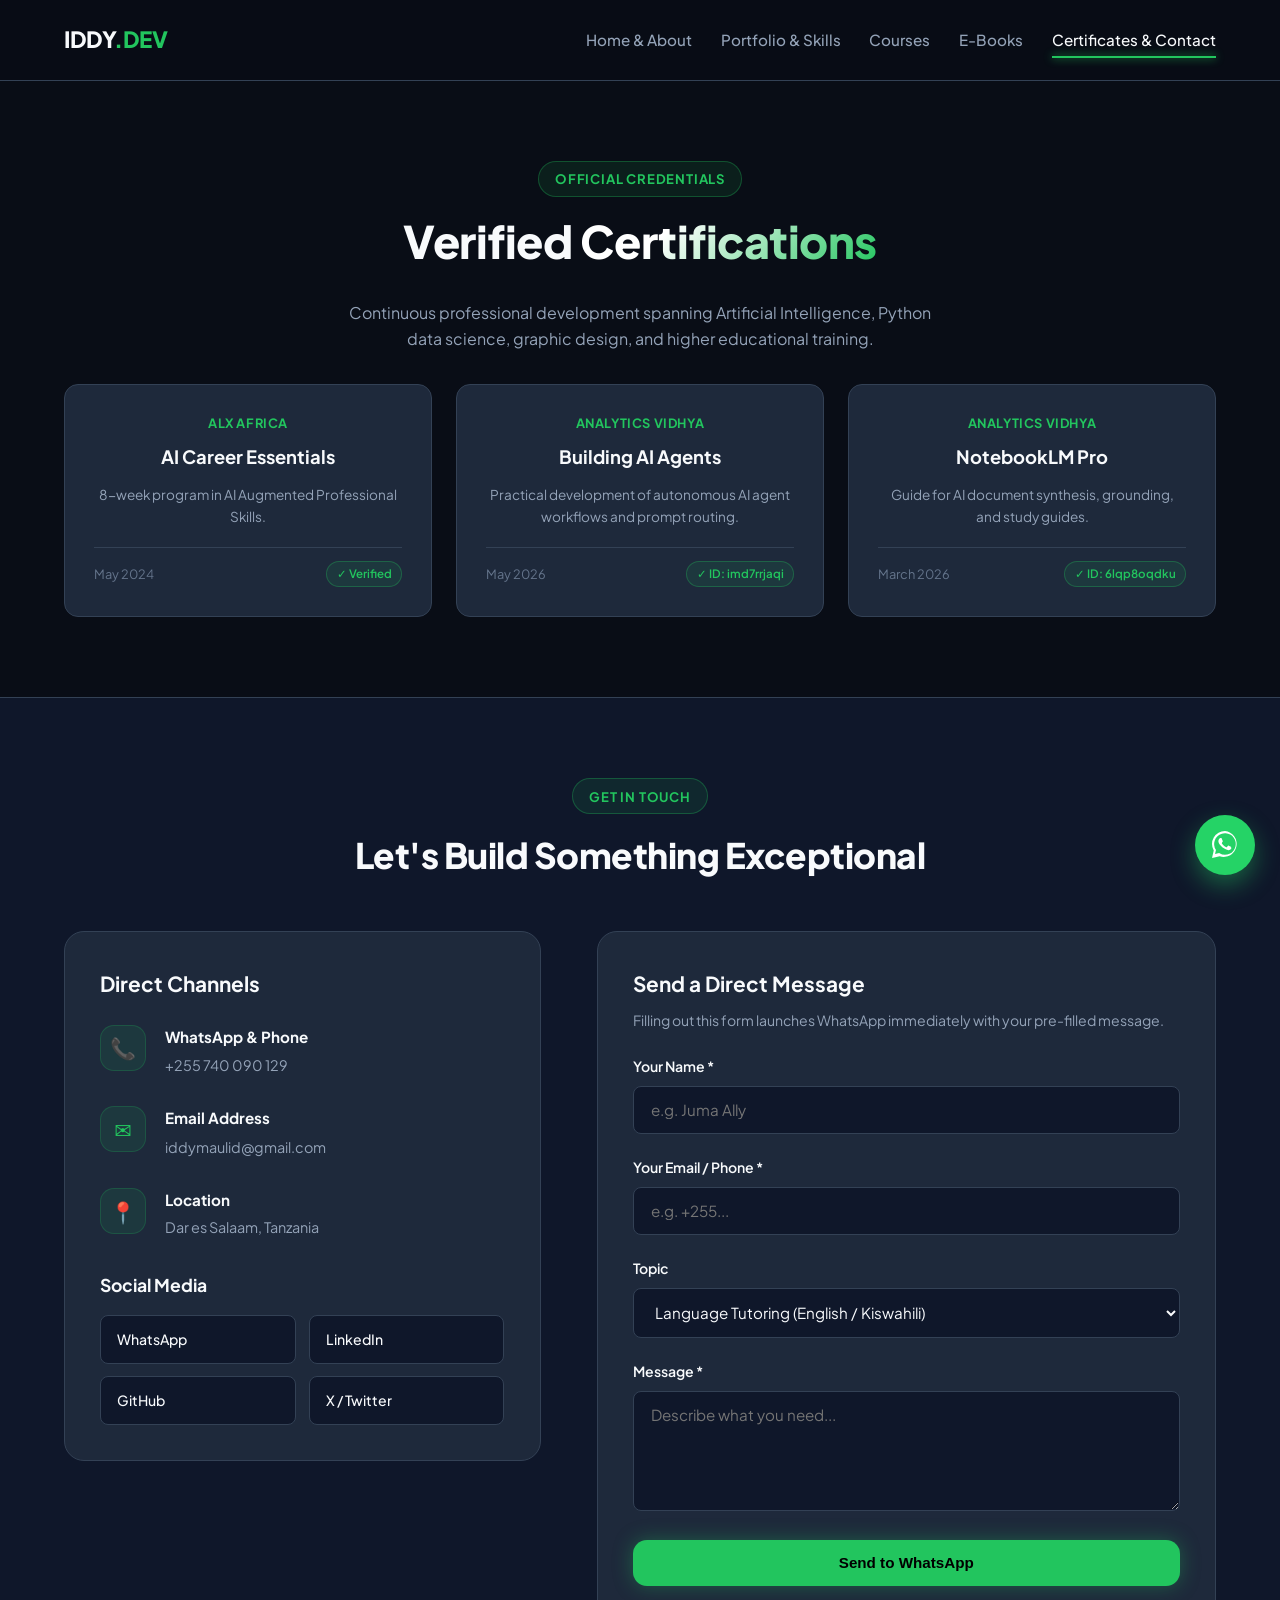
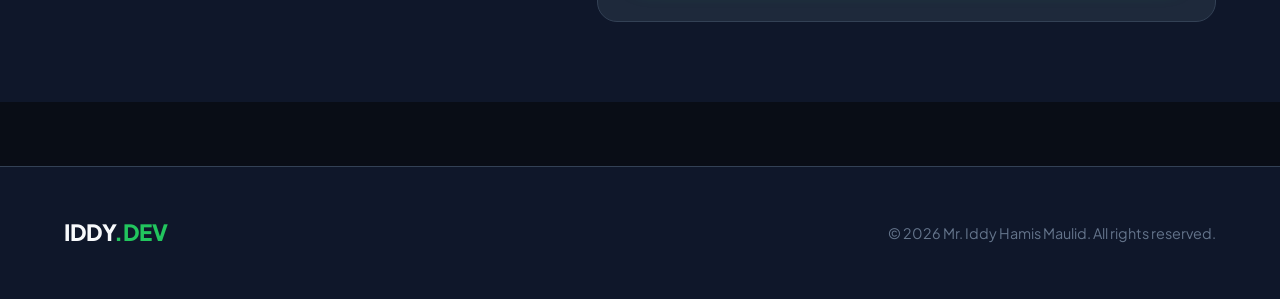
<file: contact.html>
<!DOCTYPE html>
<html lang="en">
<head>
  <meta charset="UTF-8">
  <meta name="viewport" content="width=device-width, initial-scale=1.0">
  <title>Certificates &amp; Contact | Mr. Iddy Hamis Maulid</title>
  <link rel="icon" type="image/svg+xml" href="images/favicon.svg">
  <link rel="preconnect" href="https://fonts.googleapis.com">
  <link rel="preconnect" href="https://fonts.gstatic.com" crossorigin>
  <link href="https://fonts.googleapis.com/css2?family=Plus+Jakarta+Sans:wght@400;500;600;700;800&display=swap" rel="stylesheet">
  <link rel="stylesheet" href="style.css">
</head>
<body>

  <!-- HEADER -->
  <header class="header">
    <div class="container nav-container">
      <a href="index.html" class="logo">IDDY<span>.DEV</span></a>
      <button class="mobile-toggle" id="mobileToggle" aria-label="Toggle navigation">&#9776;</button>
      <nav>
        <ul class="nav-menu" id="navMenu">
          <li><a href="index.html" class="nav-link">Home &amp; About</a></li>
          <li><a href="portfolio.html" class="nav-link">Portfolio &amp; Skills</a></li>
          <li><a href="courses.html" class="nav-link">Courses</a></li>
          <li><a href="e-books.html" class="nav-link">E-Books</a></li>
          <li><a href="contact.html" class="nav-link active">Certificates &amp; Contact</a></li>
        </ul>
      </nav>
    </div>
  </header>

  <main>
    <!-- CERTIFICATES -->
    <section class="section" style="text-align: center;">
      <div class="container">
        <div class="badge">Official Credentials</div>
        <h1 class="section-heading" style="font-size: 2.8rem; margin-top: 0.5rem;">
          Verified <span class="text-gradient">Certifications</span>
        </h1>
        <p style="color: var(--text-muted); max-width: 600px; margin: 0 auto 2rem;">
          Continuous professional development spanning Artificial Intelligence, Python data science, graphic design, and higher educational training.
        </p>

        <div class="certificates-grid">
          <div class="cert-card">
            <div>
              <div class="cert-issuer">ALX Africa</div>
              <h3 class="cert-title">AI Career Essentials</h3>
              <p class="cert-details">8-week program in AI Augmented Professional Skills.</p>
            </div>
            <div class="cert-meta">
              <span>May 2024</span>
              <span class="cert-badge-status">&#10003; Verified</span>
            </div>
          </div>

          <div class="cert-card">
            <div>
              <div class="cert-issuer">Analytics Vidhya</div>
              <h3 class="cert-title">Building AI Agents</h3>
              <p class="cert-details">Practical development of autonomous AI agent workflows and prompt routing.</p>
            </div>
            <div class="cert-meta">
              <span>May 2026</span>
              <span class="cert-badge-status">&#10003; ID: imd7rrjaqi</span>
            </div>
          </div>

          <div class="cert-card">
            <div>
              <div class="cert-issuer">Analytics Vidhya</div>
              <h3 class="cert-title">NotebookLM Pro</h3>
              <p class="cert-details">Guide for AI document synthesis, grounding, and study guides.</p>
            </div>
            <div class="cert-meta">
              <span>March 2026</span>
              <span class="cert-badge-status">&#10003; ID: 6lqp8oqdku</span>
            </div>
          </div>
        </div>
      </div>
    </section>

    <!-- CONTACT FORM & INFO -->
    <section class="section" style="background-color: var(--bg-secondary); border-top: 1px solid var(--border-color);">
      <div class="container">
        <div style="text-align: center;">
          <div class="badge">Get in Touch</div>
          <h2 class="section-heading">Let's Build Something Exceptional</h2>
        </div>

        <div class="contact-layout">
          <div class="contact-info-card">
            <h3 style="font-size: 1.3rem; margin-bottom: 1.5rem;">Direct Channels</h3>

            <div class="info-item">
              <div class="info-icon">&#128222;</div>
              <div class="info-text">
                <h4>WhatsApp &amp; Phone</h4>
                <a href="https://wa.me/255740090129" target="_blank">+255 740 090 129</a>
              </div>
            </div>

            <div class="info-item">
              <div class="info-icon">&#9993;</div>
              <div class="info-text">
                <h4>Email Address</h4>
                <a href="mailto:iddymaulid@gmail.com">iddymaulid@gmail.com</a>
              </div>
            </div>

            <div class="info-item">
              <div class="info-icon">&#128205;</div>
              <div class="info-text">
                <h4>Location</h4>
                <p>Dar es Salaam, Tanzania</p>
              </div>
            </div>

            <h4 class="socials-heading">Social Media</h4>
            <div class="social-links">
              <a href="https://wa.me/255740090129" target="_blank" class="social-btn">WhatsApp</a>
              <a href="https://linkedin.com" target="_blank" class="social-btn">LinkedIn</a>
              <a href="https://github.com" target="_blank" class="social-btn">GitHub</a>
              <a href="https://twitter.com" target="_blank" class="social-btn">X / Twitter</a>
            </div>
          </div>

          <div class="contact-form-card">
            <h3 style="font-size: 1.3rem; margin-bottom: 0.5rem;">Send a Direct Message</h3>
            <p style="color: var(--text-muted); font-size: 0.88rem; margin-bottom: 1.5rem;">
              Filling out this form launches WhatsApp immediately with your pre-filled message.
            </p>

            <form id="whatsappContactForm">
              <div class="form-group">
                <label for="senderName">Your Name *</label>
                <input type="text" id="senderName" class="form-control" placeholder="e.g. Juma Ally" required>
              </div>

              <div class="form-group">
                <label for="senderContact">Your Email / Phone *</label>
                <input type="text" id="senderContact" class="form-control" placeholder="e.g. +255..." required>
              </div>

              <div class="form-group">
                <label for="senderService">Topic</label>
                <select id="senderService" class="form-control">
                  <option value="Language Tutoring">Language Tutoring (English / Kiswahili)</option>
                  <option value="Web Development">Web Development Project</option>
                  <option value="Graphic Design">Graphic Design &amp; Branding</option>
                  <option value="Python & AI Solutions">Python Data Analysis &amp; AI</option>
                  <option value="Course Enrollment">Course Enrollment</option>
                </select>
              </div>

              <div class="form-group">
                <label for="senderMessage">Message *</label>
                <textarea id="senderMessage" class="form-control" placeholder="Describe what you need..." required></textarea>
              </div>

              <button type="submit" class="btn btn-primary" style="width: 100%;">
                Send to WhatsApp
              </button>
            </form>
          </div>
        </div>
      </div>
    </section>
  </main>

  <!-- FLOATING WHATSAPP BUTTON -->
  <a href="https://wa.me/255740090129?text=Hello%20Mr.%20Iddy,%20I%20visited%20your%20website%20and%20would%20like%20to%20connect!" 
     class="whatsapp-float" 
     target="_blank" 
     rel="noopener noreferrer" 
     aria-label="Chat with Mr. Iddy on WhatsApp">
    <svg viewBox="0 0 32 32"><path d="M16 2a13 13 0 0 0-11.25 19.5L3 29l7.71-1.68A13 13 0 1 0 16 2zm0 23.8a10.75 10.75 0 0 1-5.48-1.5l-.39-.23-4.08.89.91-3.98-.26-.41a10.8 10.8 0 1 1 9.3 5.23zm5.92-8.08c-.32-.16-1.92-.95-2.22-1.06s-.51-.16-.73.16-.84 1.06-1.03 1.28-.38.24-.7.08a8.86 8.86 0 0 1-2.61-1.61 9.8 9.8 0 0 1-1.81-2.25c-.19-.32 0-.49.15-.65s.32-.38.48-.57.21-.32.32-.53.05-.4-.03-.56-.73-1.75-1-2.4c-.26-.63-.53-.55-.73-.56h-.62a1.2 1.2 0 0 0-.87.41 3.65 3.65 0 0 0-1.14 2.71 6.36 6.36 0 0 0 1.33 3.37c1.65 2.21 3.88 3.88 6.52 4.93.63.25 1.12.4 1.5.52a3.6 3.6 0 0 0 1.65.1 2.7 2.7 0 0 0 1.77-1.25 2.2 2.2 0 0 0 .15-1.25c-.06-.11-.23-.19-.55-.35z"/></svg>
  </a>

  <!-- FOOTER -->
  <footer class="footer">
    <div class="container footer-content">
      <div class="logo">IDDY<span>.DEV</span></div>
      <p class="footer-copy">&copy; 2026 Mr. Iddy Hamis Maulid. All rights reserved.</p>
    </div>
  </footer>

  <script src="js.js"></script>
</body>
</html>
</file>
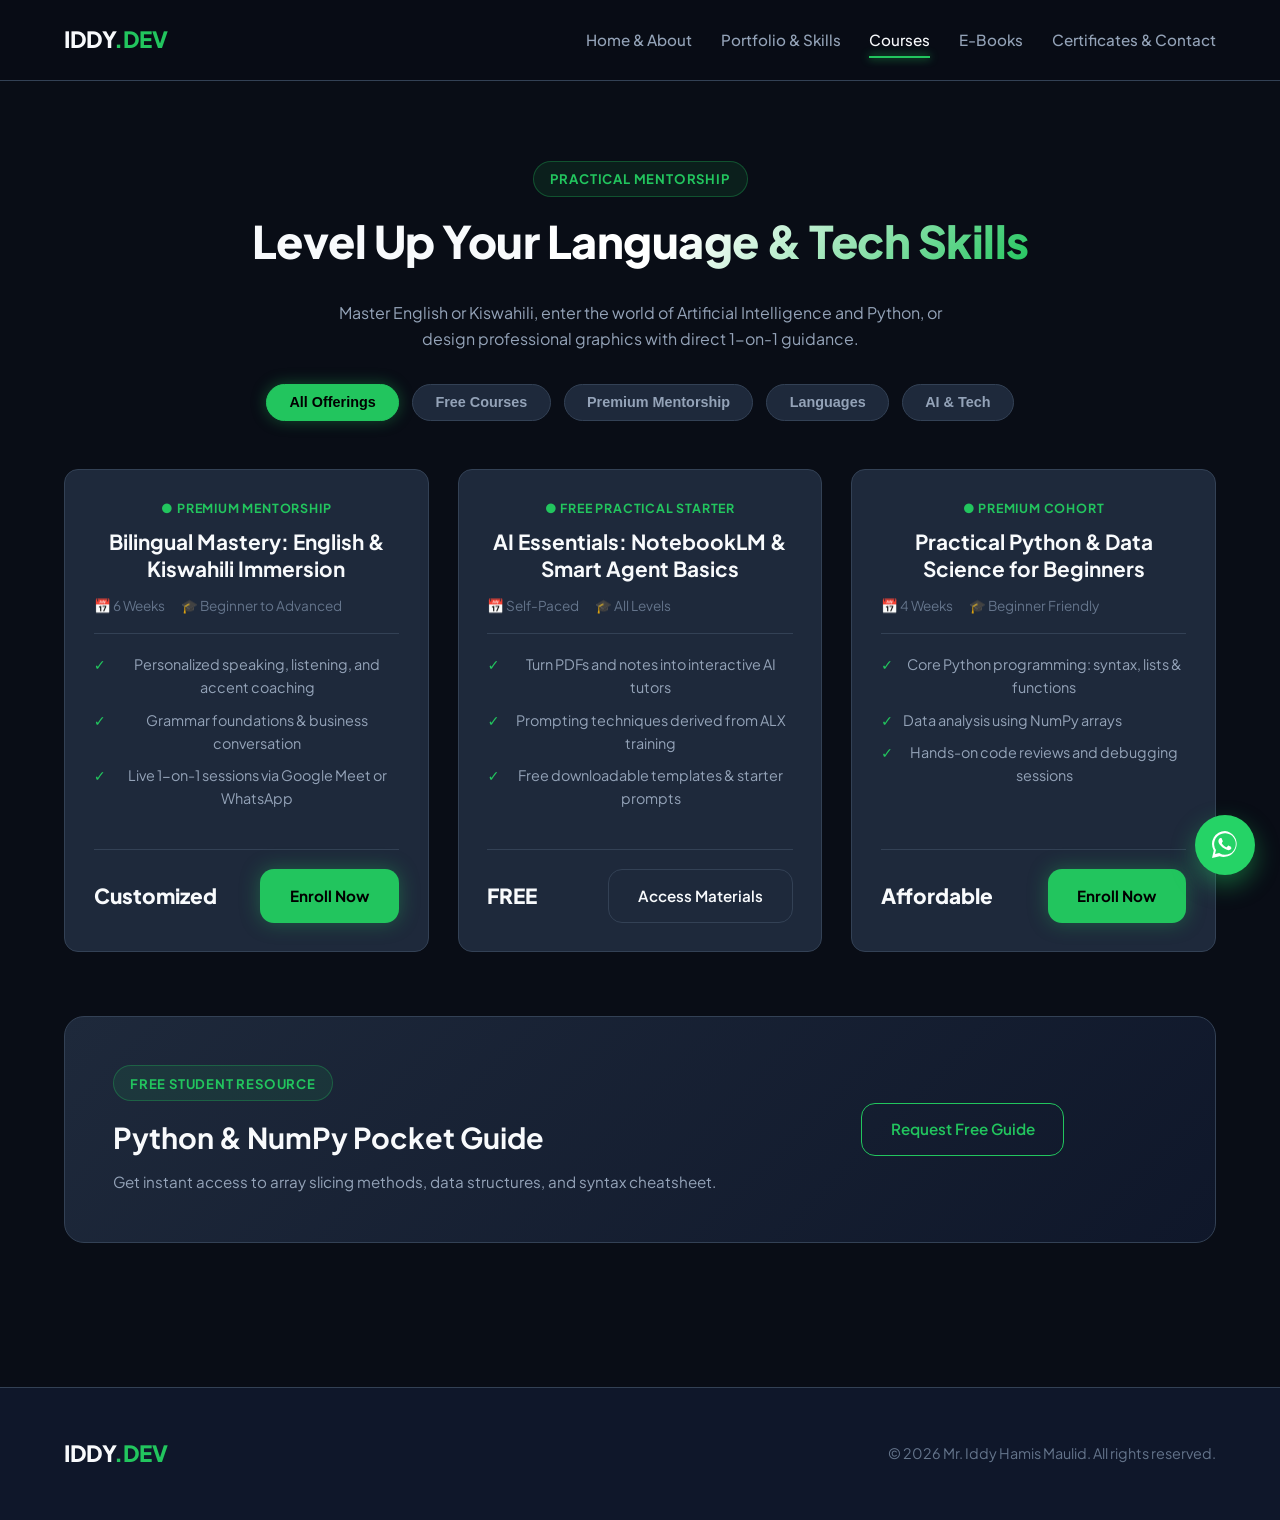
<file: courses.html>
<!DOCTYPE html>
<html lang="en">
<head>
  <meta charset="UTF-8">
  <meta name="viewport" content="width=device-width, initial-scale=1.0">
  <title>Courses &amp; Learning Hub | Mr. Iddy Hamis Maulid</title>
  <link rel="icon" type="image/svg+xml" href="images/favicon.svg">
  <link rel="preconnect" href="https://fonts.googleapis.com">
  <link rel="preconnect" href="https://fonts.gstatic.com" crossorigin>
  <link href="https://fonts.googleapis.com/css2?family=Plus+Jakarta+Sans:wght@400;500;600;700;800&display=swap" rel="stylesheet">
  <link rel="stylesheet" href="style.css">
</head>
<body>

  <!-- HEADER -->
  <header class="header">
    <div class="container nav-container">
      <a href="index.html" class="logo">IDDY<span>.DEV</span></a>
      <button class="mobile-toggle" id="mobileToggle" aria-label="Toggle navigation">&#9776;</button>
      <nav>
        <ul class="nav-menu" id="navMenu">
          <li><a href="index.html" class="nav-link">Home &amp; About</a></li>
          <li><a href="portfolio.html" class="nav-link">Portfolio &amp; Skills</a></li>
          <li><a href="courses.html" class="nav-link active">Courses</a></li>
          <li><a href="e-books.html" class="nav-link">E-Books</a></li>
          <li><a href="contact.html" class="nav-link">Certificates &amp; Contact</a></li>
        </ul>
      </nav>
    </div>
  </header>

  <main>
    <section class="section" style="text-align: center;">
      <div class="container">
        <div class="badge">Practical Mentorship</div>
        <h1 class="section-heading" style="font-size: 2.8rem; margin-top: 0.5rem;">
          Level Up Your <span class="text-gradient">Language &amp; Tech Skills</span>
        </h1>
        <p style="color: var(--text-muted); max-width: 650px; margin: 0 auto;">
          Master English or Kiswahili, enter the world of Artificial Intelligence and Python, or design professional graphics with direct 1-on-1 guidance.
        </p>

        <div class="filter-wrapper">
          <button class="filter-btn active" data-filter="all">All Offerings</button>
          <button class="filter-btn" data-filter="free">Free Courses</button>
          <button class="filter-btn" data-filter="premium">Premium Mentorship</button>
          <button class="filter-btn" data-filter="language">Languages</button>
          <button class="filter-btn" data-filter="tech">AI &amp; Tech</button>
        </div>

        <div class="courses-grid">
          <!-- COURSE 1 -->
          <article class="course-card" data-category="premium language">
            <div class="course-card-body">
              <span class="course-type">● Premium Mentorship</span>
              <h3 class="course-title">Bilingual Mastery: English &amp; Kiswahili Immersion</h3>
              <div class="course-meta">
                <span>&#128197; 6 Weeks</span>
                <span>&#127891; Beginner to Advanced</span>
              </div>
              <ul class="course-features">
                <li>Personalized speaking, listening, and accent coaching</li>
                <li>Grammar foundations &amp; business conversation</li>
                <li>Live 1-on-1 sessions via Google Meet or WhatsApp</li>
              </ul>
              <div class="course-footer">
                <div class="course-price">Customized</div>
                <a href="https://wa.me/255740090129?text=Hello%20Mr.%20Iddy,%20I%20would%20like%20to%20enroll%20in%20your%20Bilingual%20Course." target="_blank" class="btn btn-primary">Enroll Now</a>
              </div>
            </div>
          </article>

          <!-- COURSE 2 -->
          <article class="course-card" data-category="free tech">
            <div class="course-card-body">
              <span class="course-type" style="color: var(--accent-green);">● Free Practical Starter</span>
              <h3 class="course-title">AI Essentials: NotebookLM &amp; Smart Agent Basics</h3>
              <div class="course-meta">
                <span>&#128197; Self-Paced</span>
                <span>&#127891; All Levels</span>
              </div>
              <ul class="course-features">
                <li>Turn PDFs and notes into interactive AI tutors</li>
                <li>Prompting techniques derived from ALX training</li>
                <li>Free downloadable templates &amp; starter prompts</li>
              </ul>
              <div class="course-footer">
                <div class="course-price">FREE</div>
                <a href="https://wa.me/255740090129?text=Hello%20Mr.%20Iddy,%20please%20send%20me%20the%20Free%20AI%20Essentials%20materials." target="_blank" class="btn btn-outline">Access Materials</a>
              </div>
            </div>
          </article>

          <!-- COURSE 3 -->
          <article class="course-card" data-category="premium tech">
            <div class="course-card-body">
              <span class="course-type">● Premium Cohort</span>
              <h3 class="course-title">Practical Python &amp; Data Science for Beginners</h3>
              <div class="course-meta">
                <span>&#128197; 4 Weeks</span>
                <span>&#127891; Beginner Friendly</span>
              </div>
              <ul class="course-features">
                <li>Core Python programming: syntax, lists &amp; functions</li>
                <li>Data analysis using NumPy arrays</li>
                <li>Hands-on code reviews and debugging sessions</li>
              </ul>
              <div class="course-footer">
                <div class="course-price">Affordable</div>
                <a href="https://wa.me/255740090129?text=Hello%20Mr.%20Iddy,%20I%20am%20interested%20in%20joining%20the%20Python%20Cohort." target="_blank" class="btn btn-primary">Enroll Now</a>
              </div>
            </div>
          </article>
        </div>

        <!-- FREE CHEATSHEET BANNER -->
        <div class="resource-banner">
          <div style="text-align: left;">
            <div class="badge" style="margin-bottom: 0.8rem;">Free Student Resource</div>
            <h2 style="font-size: 1.8rem; margin-bottom: 0.6rem;">Python &amp; NumPy Pocket Guide</h2>
            <p style="color: var(--text-muted); font-size: 0.95rem;">
              Get instant access to array slicing methods, data structures, and syntax cheatsheet.
            </p>
          </div>
          <div>
            <a href="https://wa.me/255740090129?text=Hello%20Mr.%20Iddy,%20please%20send%20me%20the%20Python%20Cheat%20Sheet." target="_blank" class="btn btn-outline" style="border-color: var(--accent-green); color: var(--accent-green);">
              Request Free Guide
            </a>
          </div>
        </div>

      </div>
    </section>
  </main>

  <!-- FLOATING WHATSAPP BUTTON -->
  <a href="https://wa.me/255740090129?text=Hello%20Mr.%20Iddy,%20I%20visited%20your%20website%20and%20would%20like%20to%20connect!" 
     class="whatsapp-float" 
     target="_blank" 
     rel="noopener noreferrer" 
     aria-label="Chat with Mr. Iddy on WhatsApp">
    <svg viewBox="0 0 32 32"><path d="M16 2a13 13 0 0 0-11.25 19.5L3 29l7.71-1.68A13 13 0 1 0 16 2zm0 23.8a10.75 10.75 0 0 1-5.48-1.5l-.39-.23-4.08.89.91-3.98-.26-.41a10.8 10.8 0 1 1 9.3 5.23zm5.92-8.08c-.32-.16-1.92-.95-2.22-1.06s-.51-.16-.73.16-.84 1.06-1.03 1.28-.38.24-.7.08a8.86 8.86 0 0 1-2.61-1.61 9.8 9.8 0 0 1-1.81-2.25c-.19-.32 0-.49.15-.65s.32-.38.48-.57.21-.32.32-.53.05-.4-.03-.56-.73-1.75-1-2.4c-.26-.63-.53-.55-.73-.56h-.62a1.2 1.2 0 0 0-.87.41 3.65 3.65 0 0 0-1.14 2.71 6.36 6.36 0 0 0 1.33 3.37c1.65 2.21 3.88 3.88 6.52 4.93.63.25 1.12.4 1.5.52a3.6 3.6 0 0 0 1.65.1 2.7 2.7 0 0 0 1.77-1.25 2.2 2.2 0 0 0 .15-1.25c-.06-.11-.23-.19-.55-.35z"/></svg>
  </a>

  <!-- FOOTER -->
  <footer class="footer">
    <div class="container footer-content">
      <div class="logo">IDDY<span>.DEV</span></div>
      <p class="footer-copy">&copy; 2026 Mr. Iddy Hamis Maulid. All rights reserved.</p>
    </div>
  </footer>

  <script src="js.js"></script>
</body>
</html>
</file>
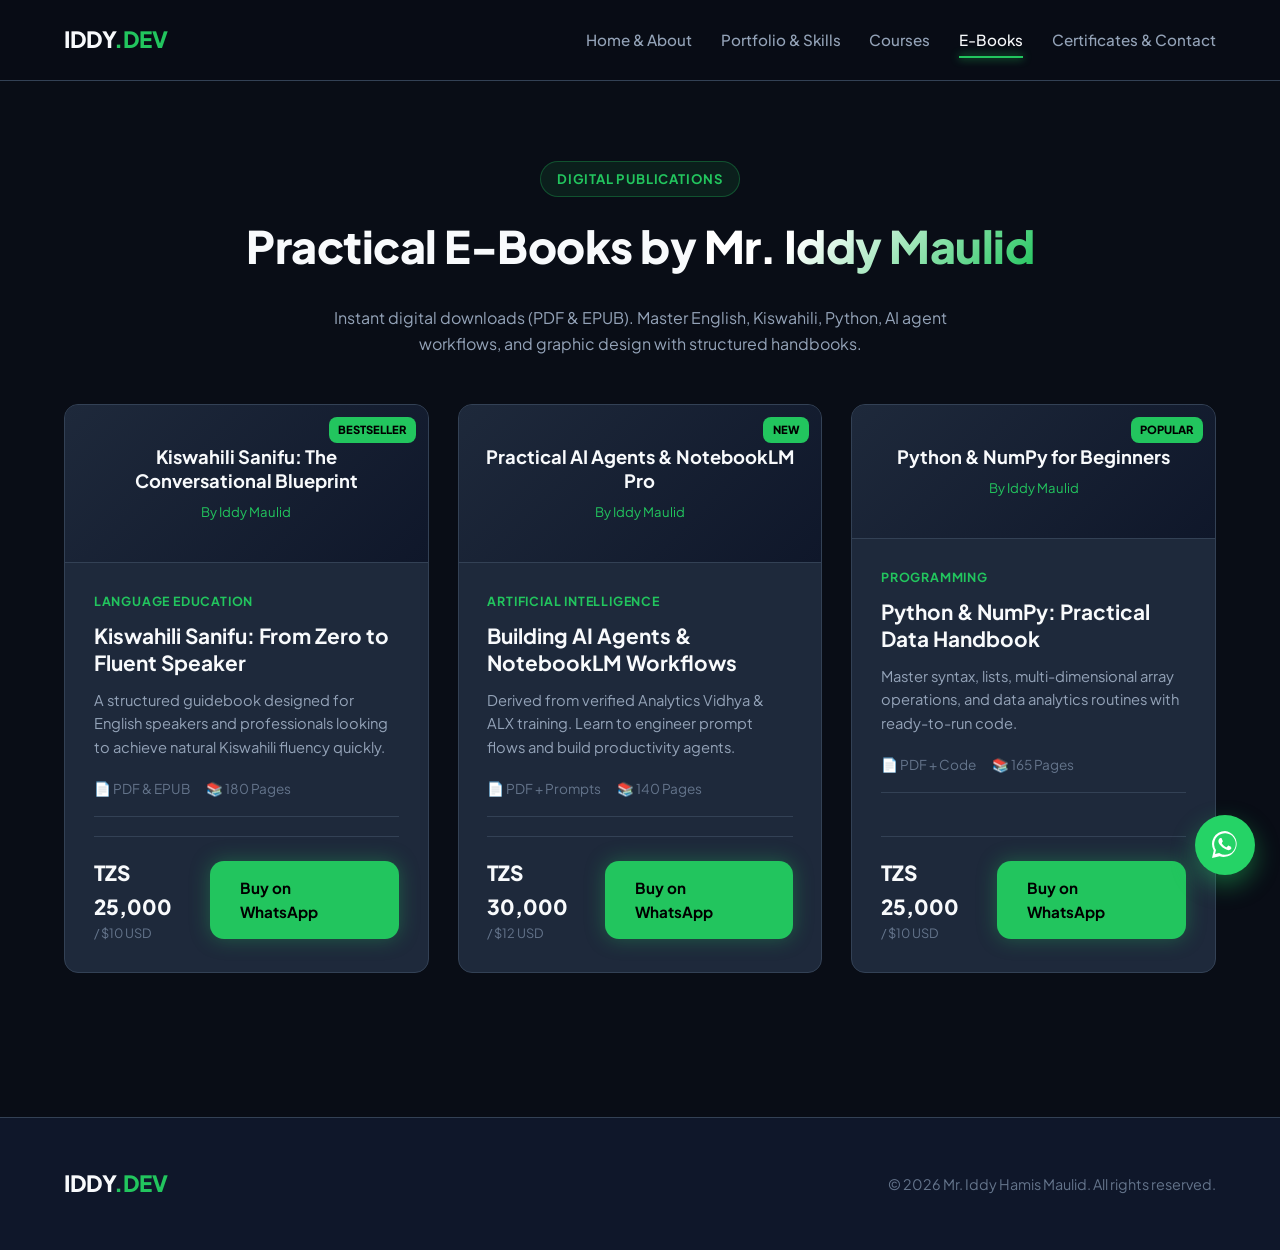
<file: e-books.html>
<!DOCTYPE html>
<html lang="en">
<head>
  <meta charset="UTF-8">
  <meta name="viewport" content="width=device-width, initial-scale=1.0">
  <title>E-Books &amp; Publications | Mr. Iddy Hamis Maulid</title>
  <link rel="icon" type="image/svg+xml" href="images/favicon.svg">
  <link rel="preconnect" href="https://fonts.googleapis.com">
  <link rel="preconnect" href="https://fonts.gstatic.com" crossorigin>
  <link href="https://fonts.googleapis.com/css2?family=Plus+Jakarta+Sans:wght@400;500;600;700;800&display=swap" rel="stylesheet">
  <link rel="stylesheet" href="style.css">
</head>
<body>

  <!-- HEADER -->
  <header class="header">
    <div class="container nav-container">
      <a href="index.html" class="logo">IDDY<span>.DEV</span></a>
      <button class="mobile-toggle" id="mobileToggle" aria-label="Toggle navigation">&#9776;</button>
      <nav>
        <ul class="nav-menu" id="navMenu">
          <li><a href="index.html" class="nav-link">Home &amp; About</a></li>
          <li><a href="portfolio.html" class="nav-link">Portfolio &amp; Skills</a></li>
          <li><a href="courses.html" class="nav-link">Courses</a></li>
          <li><a href="e-books.html" class="nav-link active">E-Books</a></li>
          <li><a href="contact.html" class="nav-link">Certificates &amp; Contact</a></li>
        </ul>
      </nav>
    </div>
  </header>

  <main>
    <section class="section">
      <div class="container">
        <div style="text-align: center; margin-bottom: 3rem;">
          <div class="badge">Digital Publications</div>
          <h1 class="section-heading" style="font-size: 2.8rem;">
            Practical E-Books by <span class="text-gradient">Mr. Iddy Maulid</span>
          </h1>
          <p style="color: var(--text-muted); max-width: 620px; margin: 0 auto;">
            Instant digital downloads (PDF &amp; EPUB). Master English, Kiswahili, Python, AI agent workflows, and graphic design with structured handbooks.
          </p>
        </div>

        <div class="ebooks-grid">
          <!-- BOOK 1 -->
          <article class="ebook-card">
            <div class="ebook-cover-wrapper">
              <span class="ebook-cover-badge">Bestseller</span>
              <div class="ebook-cover-mock">
                <h4>Kiswahili Sanifu: The Conversational Blueprint</h4>
                <div class="author">By Iddy Maulid</div>
              </div>
            </div>
            <div class="ebook-body">
              <span class="ebook-category">Language Education</span>
              <h3 class="ebook-title">Kiswahili Sanifu: From Zero to Fluent Speaker</h3>
              <p class="ebook-desc">
                A structured guidebook designed for English speakers and professionals looking to achieve natural Kiswahili fluency quickly.
              </p>
              <div class="ebook-details-list">
                <span>&#128196; PDF &amp; EPUB</span>
                <span>&#128218; 180 Pages</span>
              </div>
              <div class="ebook-footer">
                <div class="ebook-price">
                  <span>TZS 25,000</span>
                  <span class="currency">/ $10 USD</span>
                </div>
                <a href="https://wa.me/255740090129?text=Hello%20Mr.%20Iddy,%20I%20want%20to%20buy%20'Kiswahili%20Sanifu'." target="_blank" class="btn btn-primary">Buy on WhatsApp</a>
              </div>
            </div>
          </article>

          <!-- BOOK 2 -->
          <article class="ebook-card">
            <div class="ebook-cover-wrapper">
              <span class="ebook-cover-badge">New</span>
              <div class="ebook-cover-mock">
                <h4>Practical AI Agents &amp; NotebookLM Pro</h4>
                <div class="author">By Iddy Maulid</div>
              </div>
            </div>
            <div class="ebook-body">
              <span class="ebook-category">Artificial Intelligence</span>
              <h3 class="ebook-title">Building AI Agents &amp; NotebookLM Workflows</h3>
              <p class="ebook-desc">
                Derived from verified Analytics Vidhya &amp; ALX training. Learn to engineer prompt flows and build productivity agents.
              </p>
              <div class="ebook-details-list">
                <span>&#128196; PDF + Prompts</span>
                <span>&#128218; 140 Pages</span>
              </div>
              <div class="ebook-footer">
                <div class="ebook-price">
                  <span>TZS 30,000</span>
                  <span class="currency">/ $12 USD</span>
                </div>
                <a href="https://wa.me/255740090129?text=Hello%20Mr.%20Iddy,%20I%20want%20to%20buy%20'Building%20AI%20Agents'." target="_blank" class="btn btn-primary">Buy on WhatsApp</a>
              </div>
            </div>
          </article>

          <!-- BOOK 3 -->
          <article class="ebook-card">
            <div class="ebook-cover-wrapper">
              <span class="ebook-cover-badge">Popular</span>
              <div class="ebook-cover-mock">
                <h4>Python &amp; NumPy for Beginners</h4>
                <div class="author">By Iddy Maulid</div>
              </div>
            </div>
            <div class="ebook-body">
              <span class="ebook-category">Programming</span>
              <h3 class="ebook-title">Python &amp; NumPy: Practical Data Handbook</h3>
              <p class="ebook-desc">
                Master syntax, lists, multi-dimensional array operations, and data analytics routines with ready-to-run code.
              </p>
              <div class="ebook-details-list">
                <span>&#128196; PDF + Code</span>
                <span>&#128218; 165 Pages</span>
              </div>
              <div class="ebook-footer">
                <div class="ebook-price">
                  <span>TZS 25,000</span>
                  <span class="currency">/ $10 USD</span>
                </div>
                <a href="https://wa.me/255740090129?text=Hello%20Mr.%20Iddy,%20I%20want%20to%20buy%20'Python%20%26%20NumPy'." target="_blank" class="btn btn-primary">Buy on WhatsApp</a>
              </div>
            </div>
          </article>
        </div>
      </div>
    </section>
  </main>

  <!-- FLOATING WHATSAPP BUTTON -->
  <a href="https://wa.me/255740090129?text=Hello%20Mr.%20Iddy,%20I%20visited%20your%20website%20and%20would%20like%20to%20connect!" 
     class="whatsapp-float" 
     target="_blank" 
     rel="noopener noreferrer" 
     aria-label="Chat with Mr. Iddy on WhatsApp">
    <svg viewBox="0 0 32 32"><path d="M16 2a13 13 0 0 0-11.25 19.5L3 29l7.71-1.68A13 13 0 1 0 16 2zm0 23.8a10.75 10.75 0 0 1-5.48-1.5l-.39-.23-4.08.89.91-3.98-.26-.41a10.8 10.8 0 1 1 9.3 5.23zm5.92-8.08c-.32-.16-1.92-.95-2.22-1.06s-.51-.16-.73.16-.84 1.06-1.03 1.28-.38.24-.7.08a8.86 8.86 0 0 1-2.61-1.61 9.8 9.8 0 0 1-1.81-2.25c-.19-.32 0-.49.15-.65s.32-.38.48-.57.21-.32.32-.53.05-.4-.03-.56-.73-1.75-1-2.4c-.26-.63-.53-.55-.73-.56h-.62a1.2 1.2 0 0 0-.87.41 3.65 3.65 0 0 0-1.14 2.71 6.36 6.36 0 0 0 1.33 3.37c1.65 2.21 3.88 3.88 6.52 4.93.63.25 1.12.4 1.5.52a3.6 3.6 0 0 0 1.65.1 2.7 2.7 0 0 0 1.77-1.25 2.2 2.2 0 0 0 .15-1.25c-.06-.11-.23-.19-.55-.35z"/></svg>
  </a>

  <!-- FOOTER -->
  <footer class="footer">
    <div class="container footer-content">
      <div class="logo">IDDY<span>.DEV</span></div>
      <p class="footer-copy">&copy; 2026 Mr. Iddy Hamis Maulid. All rights reserved.</p>
    </div>
  </footer>

  <script src="js.js"></script>
</body>
</html>
</file>
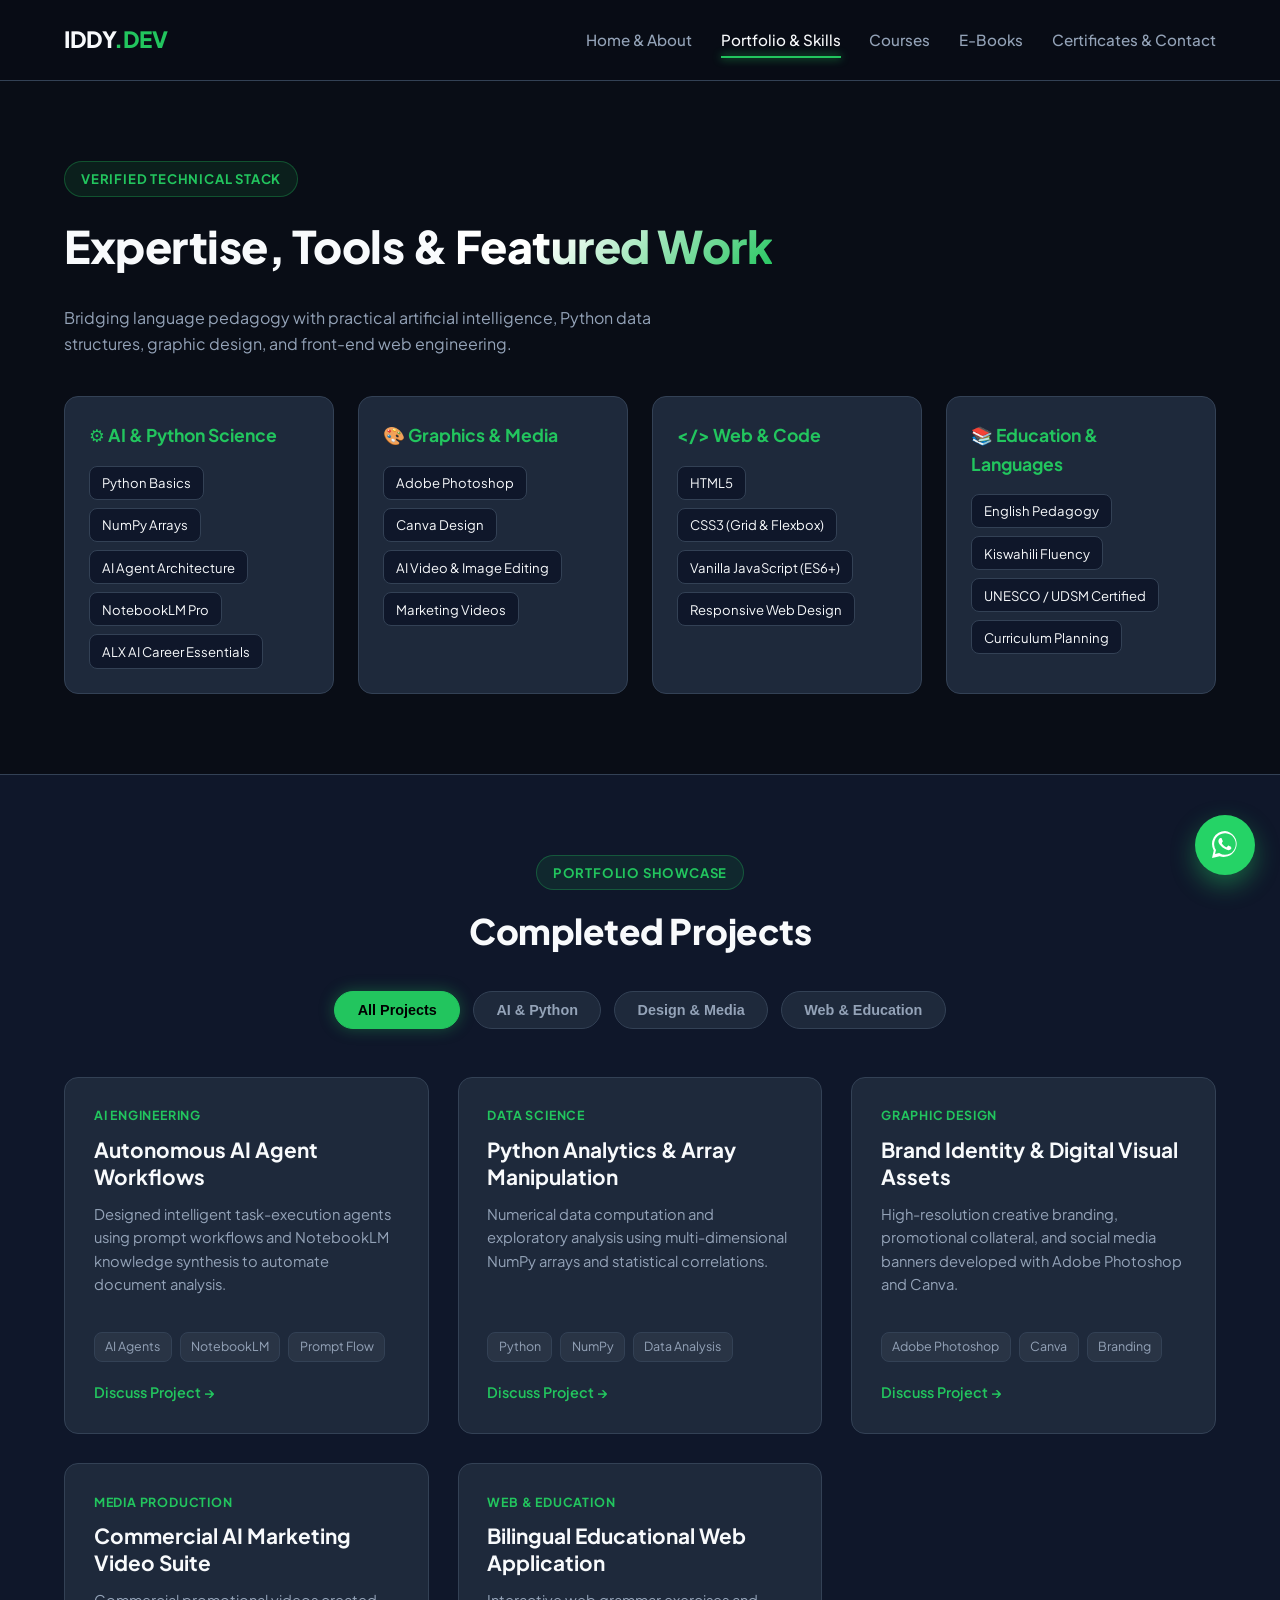
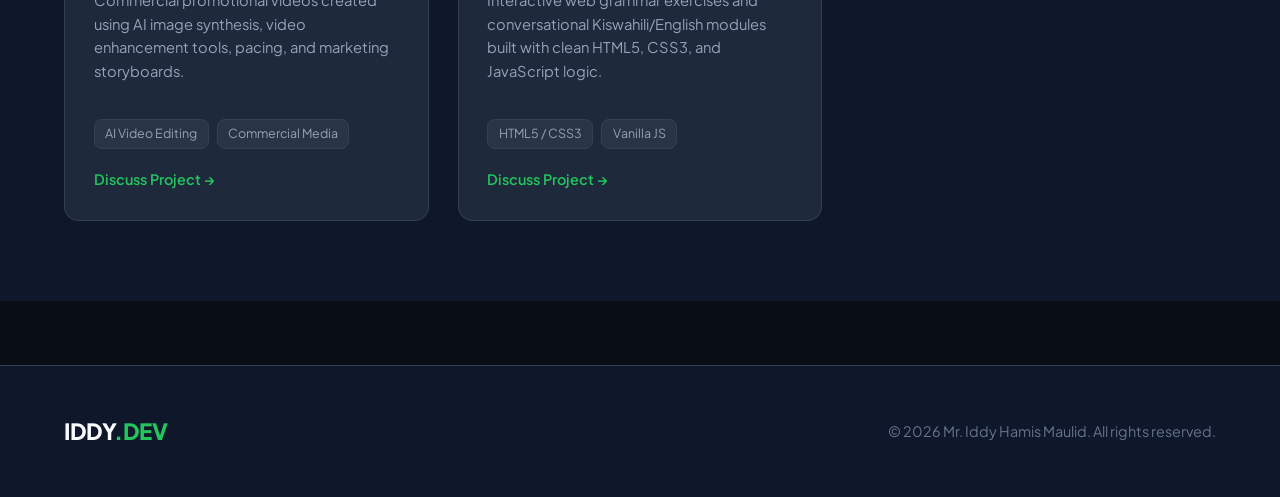
<file: portfolio.html>
<!DOCTYPE html>
<html lang="en">
<head>
  <meta charset="UTF-8">
  <meta name="viewport" content="width=device-width, initial-scale=1.0">
  <title>Portfolio &amp; Skills | Mr. Iddy Hamis Maulid</title>
  <link rel="icon" type="image/svg+xml" href="images/favicon.svg">
  <link rel="preconnect" href="https://fonts.googleapis.com">
  <link rel="preconnect" href="https://fonts.gstatic.com" crossorigin>
  <link href="https://fonts.googleapis.com/css2?family=Plus+Jakarta+Sans:wght@400;500;600;700;800&display=swap" rel="stylesheet">
  <link rel="stylesheet" href="style.css">
</head>
<body>

  <!-- HEADER -->
  <header class="header">
    <div class="container nav-container">
      <a href="index.html" class="logo">IDDY<span>.DEV</span></a>
      <button class="mobile-toggle" id="mobileToggle" aria-label="Toggle navigation">&#9776;</button>
      <nav>
        <ul class="nav-menu" id="navMenu">
          <li><a href="index.html" class="nav-link">Home &amp; About</a></li>
          <li><a href="portfolio.html" class="nav-link active">Portfolio &amp; Skills</a></li>
          <li><a href="courses.html" class="nav-link">Courses</a></li>
          <li><a href="e-books.html" class="nav-link">E-Books</a></li>
          <li><a href="contact.html" class="nav-link">Certificates &amp; Contact</a></li>
        </ul>
      </nav>
    </div>
  </header>

  <main>
    <!-- SKILLS OVERVIEW -->
    <section class="section">
      <div class="container">
        <div class="badge">Verified Technical Stack</div>
        <h1 class="section-heading" style="font-size: 2.8rem;">
          Expertise, Tools &amp; <span class="text-gradient">Featured Work</span>
        </h1>
        <p style="color: var(--text-muted); max-width: 650px;">
          Bridging language pedagogy with practical artificial intelligence, Python data structures, graphic design, and front-end web engineering.
        </p>

        <div class="skills-container">
          <div class="skill-category-card">
            <h3>&#9881; AI &amp; Python Science</h3>
            <div class="skill-tags">
              <span class="skill-tag">Python Basics</span>
              <span class="skill-tag">NumPy Arrays</span>
              <span class="skill-tag">AI Agent Architecture</span>
              <span class="skill-tag">NotebookLM Pro</span>
              <span class="skill-tag">ALX AI Career Essentials</span>
            </div>
          </div>

          <div class="skill-category-card">
            <h3>&#127912; Graphics &amp; Media</h3>
            <div class="skill-tags">
              <span class="skill-tag">Adobe Photoshop</span>
              <span class="skill-tag">Canva Design</span>
              <span class="skill-tag">AI Video &amp; Image Editing</span>
              <span class="skill-tag">Marketing Videos</span>
            </div>
          </div>

          <div class="skill-category-card">
            <h3>&#60;&#47;&#62; Web &amp; Code</h3>
            <div class="skill-tags">
              <span class="skill-tag">HTML5</span>
              <span class="skill-tag">CSS3 (Grid &amp; Flexbox)</span>
              <span class="skill-tag">Vanilla JavaScript (ES6+)</span>
              <span class="skill-tag">Responsive Web Design</span>
            </div>
          </div>

          <div class="skill-category-card">
            <h3>&#128218; Education &amp; Languages</h3>
            <div class="skill-tags">
              <span class="skill-tag">English Pedagogy</span>
              <span class="skill-tag">Kiswahili Fluency</span>
              <span class="skill-tag">UNESCO / UDSM Certified</span>
              <span class="skill-tag">Curriculum Planning</span>
            </div>
          </div>
        </div>
      </div>
    </section>

    <!-- PROJECTS GRID WITH FILTER -->
    <section class="section" style="background-color: var(--bg-secondary); border-top: 1px solid var(--border-color);">
      <div class="container">
        <div style="text-align: center;">
          <div class="badge">Portfolio Showcase</div>
          <h2 class="section-heading">Completed Projects</h2>
        </div>

        <div class="filter-wrapper">
          <button class="filter-btn active" data-filter="all">All Projects</button>
          <button class="filter-btn" data-filter="ai">AI &amp; Python</button>
          <button class="filter-btn" data-filter="design">Design &amp; Media</button>
          <button class="filter-btn" data-filter="web">Web &amp; Education</button>
        </div>

        <div class="projects-grid">
          <article class="project-card" data-category="ai">
            <div class="project-body">
              <span class="project-tag">AI Engineering</span>
              <h3 class="project-title">Autonomous AI Agent Workflows</h3>
              <p class="project-desc">
                Designed intelligent task-execution agents using prompt workflows and NotebookLM knowledge synthesis to automate document analysis.
              </p>
              <div class="project-stack">
                <span>AI Agents</span>
                <span>NotebookLM</span>
                <span>Prompt Flow</span>
              </div>
              <a href="https://wa.me/255740090129?text=Hello%20Mr.%20Iddy,%20I%20am%20interested%20in%20your%20AI%20Agent%20solutions." target="_blank" class="project-cta">Discuss Project &rarr;</a>
            </div>
          </article>

          <article class="project-card" data-category="ai">
            <div class="project-body">
              <span class="project-tag">Data Science</span>
              <h3 class="project-title">Python Analytics &amp; Array Manipulation</h3>
              <p class="project-desc">
                Numerical data computation and exploratory analysis using multi-dimensional NumPy arrays and statistical correlations.
              </p>
              <div class="project-stack">
                <span>Python</span>
                <span>NumPy</span>
                <span>Data Analysis</span>
              </div>
              <a href="https://wa.me/255740090129?text=Hello%20Mr.%20Iddy,%20tell%20me%20more%20about%20your%20Python%20data%20analysis%20work." target="_blank" class="project-cta">Discuss Project &rarr;</a>
            </div>
          </article>

          <article class="project-card" data-category="design">
            <div class="project-body">
              <span class="project-tag">Graphic Design</span>
              <h3 class="project-title">Brand Identity &amp; Digital Visual Assets</h3>
              <p class="project-desc">
                High-resolution creative branding, promotional collateral, and social media banners developed with Adobe Photoshop and Canva.
              </p>
              <div class="project-stack">
                <span>Adobe Photoshop</span>
                <span>Canva</span>
                <span>Branding</span>
              </div>
              <a href="https://wa.me/255740090129?text=Hello%20Mr.%20Iddy,%20I%20need%20graphic%20design%20and%20branding%20services." target="_blank" class="project-cta">Discuss Project &rarr;</a>
            </div>
          </article>

          <article class="project-card" data-category="design ai">
            <div class="project-body">
              <span class="project-tag">Media Production</span>
              <h3 class="project-title">Commercial AI Marketing Video Suite</h3>
              <p class="project-desc">
                Commercial promotional videos created using AI image synthesis, video enhancement tools, pacing, and marketing storyboards.
              </p>
              <div class="project-stack">
                <span>AI Video Editing</span>
                <span>Commercial Media</span>
              </div>
              <a href="https://wa.me/255740090129?text=Hello%20Mr.%20Iddy,%20I%20want%20to%20create%20a%20marketing%20video%20with%20you." target="_blank" class="project-cta">Discuss Project &rarr;</a>
            </div>
          </article>

          <article class="project-card" data-category="web">
            <div class="project-body">
              <span class="project-tag">Web &amp; Education</span>
              <h3 class="project-title">Bilingual Educational Web Application</h3>
              <p class="project-desc">
                Interactive web grammar exercises and conversational Kiswahili/English modules built with clean HTML5, CSS3, and JavaScript logic.
              </p>
              <div class="project-stack">
                <span>HTML5 / CSS3</span>
                <span>Vanilla JS</span>
              </div>
              <a href="https://wa.me/255740090129?text=Hello%20Mr.%20Iddy,%20I%20would%20like%20to%20know%20more%20about%20your%20language%20modules." target="_blank" class="project-cta">Discuss Project &rarr;</a>
            </div>
          </article>
        </div>
      </div>
    </section>
  </main>

  <!-- FLOATING WHATSAPP BUTTON -->
  <a href="https://wa.me/255740090129?text=Hello%20Mr.%20Iddy,%20I%20visited%20your%20website%20and%20would%20like%20to%20connect!" 
     class="whatsapp-float" 
     target="_blank" 
     rel="noopener noreferrer" 
     aria-label="Chat with Mr. Iddy on WhatsApp">
    <svg viewBox="0 0 32 32"><path d="M16 2a13 13 0 0 0-11.25 19.5L3 29l7.71-1.68A13 13 0 1 0 16 2zm0 23.8a10.75 10.75 0 0 1-5.48-1.5l-.39-.23-4.08.89.91-3.98-.26-.41a10.8 10.8 0 1 1 9.3 5.23zm5.92-8.08c-.32-.16-1.92-.95-2.22-1.06s-.51-.16-.73.16-.84 1.06-1.03 1.28-.38.24-.7.08a8.86 8.86 0 0 1-2.61-1.61 9.8 9.8 0 0 1-1.81-2.25c-.19-.32 0-.49.15-.65s.32-.38.48-.57.21-.32.32-.53.05-.4-.03-.56-.73-1.75-1-2.4c-.26-.63-.53-.55-.73-.56h-.62a1.2 1.2 0 0 0-.87.41 3.65 3.65 0 0 0-1.14 2.71 6.36 6.36 0 0 0 1.33 3.37c1.65 2.21 3.88 3.88 6.52 4.93.63.25 1.12.4 1.5.52a3.6 3.6 0 0 0 1.65.1 2.7 2.7 0 0 0 1.77-1.25 2.2 2.2 0 0 0 .15-1.25c-.06-.11-.23-.19-.55-.35z"/></svg>
  </a>

  <!-- FOOTER -->
  <footer class="footer">
    <div class="container footer-content">
      <div class="logo">IDDY<span>.DEV</span></div>
      <p class="footer-copy">&copy; 2026 Mr. Iddy Hamis Maulid. All rights reserved.</p>
    </div>
  </footer>

  <script src="js.js"></script>
</body>
</html>
</file>
<file: style.css>
/* ==========================================================================
   DESIGN TOKENS & RESET
   ========================================================================== */
:root {
  --bg-primary: #090d16;
  --bg-secondary: #0f172a;
  --bg-card: #1e293b;
  --bg-card-hover: #26334d;
  --border-color: #334155;
  --border-glow: rgba(34, 197, 94, 0.4);
  
  --text-main: #f8fafc;
  --text-muted: #94a3b8;
  --text-dim: #64748b;
  
  --accent-green: #22c55e;
  --accent-green-hover: #16a34a;
  --accent-green-glow: rgba(34, 197, 94, 0.35);
  --whatsapp-green: #25d366;
  
  --font-main: 'Plus Jakarta Sans', system-ui, -apple-system, sans-serif;
  --radius-sm: 8px;
  --radius-md: 14px;
  --radius-lg: 20px;
  --radius-full: 9999px;
  
  --transition: all 0.3s cubic-bezier(0.4, 0, 0.2, 1);
  --container-width: 1200px;
}

* {
  margin: 0;
  padding: 0;
  box-sizing: border-box;
}

html {
  scroll-behavior: smooth;
}

body {
  font-family: var(--font-main);
  background-color: var(--bg-primary);
  color: var(--text-main);
  line-height: 1.6;
  overflow-x: hidden;
}

a {
  text-decoration: none;
  color: inherit;
  transition: var(--transition);
}

ul {
  list-style: none;
}

img {
  max-width: 100%;
  display: block;
}

/* ==========================================================================
   LAYOUT UTILITIES
   ========================================================================== */
.container {
  max-width: var(--container-width);
  margin: 0 auto;
  padding: 0 1.5rem;
}

.section {
  padding: 5rem 0;
}

.text-gradient {
  background: linear-gradient(135deg, #ffffff 30%, var(--accent-green) 100%);
  -webkit-background-clip: text;
  background-clip: text;
  -webkit-text-fill-color: transparent;
}

.badge {
  display: inline-flex;
  align-items: center;
  gap: 0.5rem;
  padding: 0.4rem 1rem;
  border-radius: var(--radius-full);
  background: rgba(34, 197, 94, 0.1);
  border: 1px solid rgba(34, 197, 94, 0.3);
  color: var(--accent-green);
  font-size: 0.82rem;
  font-weight: 700;
  letter-spacing: 0.8px;
  text-transform: uppercase;
}

/* ==========================================================================
   BUTTONS
   ========================================================================== */
.btn {
  display: inline-flex;
  align-items: center;
  justify-content: center;
  gap: 0.6rem;
  padding: 0.85rem 1.8rem;
  border-radius: var(--radius-md);
  font-weight: 600;
  font-size: 0.95rem;
  cursor: pointer;
  border: 1px solid transparent;
  transition: var(--transition);
}

.btn-primary {
  background-color: var(--accent-green);
  color: #000000;
  font-weight: 700;
  box-shadow: 0 0 20px var(--accent-green-glow);
}

.btn-primary:hover {
  background-color: var(--accent-green-hover);
  color: #ffffff;
  box-shadow: 0 0 30px rgba(34, 197, 94, 0.5);
  transform: translateY(-2px);
}

.btn-outline {
  background: transparent;
  border-color: var(--border-color);
  color: var(--text-main);
}

.btn-outline:hover {
  border-color: var(--accent-green);
  color: var(--accent-green);
  transform: translateY(-2px);
}

/* ==========================================================================
   HEADER & NAVIGATION
   ========================================================================== */
.header {
  position: sticky;
  top: 0;
  z-index: 1000;
  background: rgba(9, 13, 22, 0.85);
  backdrop-filter: blur(14px);
  -webkit-backdrop-filter: blur(14px);
  border-bottom: 1px solid var(--border-color);
}

.nav-container {
  display: flex;
  justify-content: space-between;
  align-items: center;
  height: 80px;
}

.logo {
  font-size: 1.4rem;
  font-weight: 800;
  letter-spacing: -0.5px;
}

.logo span {
  color: var(--accent-green);
}

.nav-menu {
  display: flex;
  align-items: center;
  gap: 1.8rem;
}

.nav-link {
  font-weight: 500;
  color: var(--text-muted);
  font-size: 0.95rem;
  position: relative;
  padding: 0.3rem 0;
}

.nav-link:hover,
.nav-link.active {
  color: var(--text-main);
}

.nav-link.active::after {
  content: '';
  position: absolute;
  bottom: -4px;
  left: 0;
  width: 100%;
  height: 2px;
  background: var(--accent-green);
  box-shadow: 0 0 8px var(--accent-green);
}

.mobile-toggle {
  display: none;
  background: none;
  border: none;
  color: var(--text-main);
  font-size: 1.6rem;
  cursor: pointer;
}

/* ==========================================================================
   FLOATING WHATSAPP BUTTON (GLOBAL)
   ========================================================================== */
.whatsapp-float {
  position: fixed;
  bottom: 25px;
  right: 25px;
  width: 60px;
  height: 60px;
  background-color: var(--whatsapp-green);
  color: #ffffff;
  border-radius: 50%;
  display: flex;
  align-items: center;
  justify-content: center;
  box-shadow: 0 10px 25px rgba(37, 211, 102, 0.4);
  z-index: 9999;
  transition: var(--transition);
  animation: pulse 2s infinite;
}

.whatsapp-float svg {
  width: 32px;
  height: 32px;
  fill: currentColor;
}

.whatsapp-float:hover {
  transform: scale(1.1) translateY(-3px);
  box-shadow: 0 15px 30px rgba(37, 211, 102, 0.6);
  background-color: #20ba5a;
}

@keyframes pulse {
  0% {
    box-shadow: 0 0 0 0 rgba(37, 211, 102, 0.6);
  }
  70% {
    box-shadow: 0 0 0 18px rgba(37, 211, 102, 0);
  }
  100% {
    box-shadow: 0 0 0 0 rgba(37, 211, 102, 0);
  }
}

/* ==========================================================================
   HERO SECTION
   ========================================================================== */
.hero-grid {
  display: grid;
  grid-template-columns: 1.2fr 0.8fr;
  align-items: center;
  gap: 4rem;
  padding: 3rem 0 5rem;
}

.hero-content h1 {
  font-size: 3.2rem;
  line-height: 1.15;
  font-weight: 800;
  letter-spacing: -1.5px;
  margin: 1.2rem 0;
}

.hero-subtitle {
  font-size: 1.15rem;
  color: var(--text-muted);
  max-width: 540px;
  margin-bottom: 2rem;
}

.hero-buttons {
  display: flex;
  gap: 1rem;
  flex-wrap: wrap;
}

.hero-image-wrapper {
  position: relative;
  display: flex;
  justify-content: center;
}

.hero-image-container {
  width: 330px;
  height: 420px;
  border-radius: var(--radius-lg);
  overflow: hidden;
  position: relative;
  border: 1px solid var(--border-color);
  background: var(--bg-card);
  box-shadow: 0 20px 40px rgba(0, 0, 0, 0.6);
}

.hero-image-container img {
  width: 100%;
  height: 100%;
  object-fit: cover;
}

.hero-image-backdrop {
  position: absolute;
  inset: -15px;
  background: radial-gradient(circle, var(--accent-green-glow) 0%, transparent 70%);
  filter: blur(30px);
  z-index: -1;
}

/* ==========================================================================
   ABOUT & PILLARS
   ========================================================================== */
.about-grid {
  display: grid;
  grid-template-columns: 1fr 1fr;
  gap: 3.5rem;
  align-items: start;
}

.section-heading {
  font-size: 2.2rem;
  font-weight: 800;
  letter-spacing: -0.5px;
  margin: 0.8rem 0 1.5rem;
}

.about-text p {
  color: var(--text-muted);
  font-size: 1.05rem;
  margin-bottom: 1.2rem;
}

.pillars-grid {
  display: grid;
  grid-template-columns: repeat(2, 1fr);
  gap: 1.2rem;
}

.pillar-card {
  background: var(--bg-card);
  border: 1px solid var(--border-color);
  border-radius: var(--radius-md);
  padding: 1.5rem;
  transition: var(--transition);
}

.pillar-card:hover {
  border-color: var(--accent-green);
  transform: translateY(-4px);
  box-shadow: 0 10px 25px rgba(0, 0, 0, 0.4);
}

.pillar-card .icon {
  font-size: 1.8rem;
  color: var(--accent-green);
  margin-bottom: 0.8rem;
}

.pillar-card h3 {
  font-size: 1.1rem;
  margin-bottom: 0.4rem;
}

.pillar-card p {
  font-size: 0.88rem;
  color: var(--text-muted);
}

/* ==========================================================================
   FILTER BUTTONS & GRIDS (PORTFOLIO, COURSES, EBOOKS)
   ========================================================================== */
.filter-wrapper {
  display: flex;
  justify-content: center;
  flex-wrap: wrap;
  gap: 0.8rem;
  margin: 2rem 0 3rem;
}

.filter-btn {
  background: var(--bg-card);
  border: 1px solid var(--border-color);
  color: var(--text-muted);
  padding: 0.6rem 1.4rem;
  border-radius: var(--radius-full);
  font-size: 0.9rem;
  font-weight: 600;
  cursor: pointer;
  transition: var(--transition);
}

.filter-btn:hover,
.filter-btn.active {
  background: var(--accent-green);
  color: #000000;
  border-color: var(--accent-green);
  box-shadow: 0 0 15px var(--accent-green-glow);
}

.projects-grid, .courses-grid, .ebooks-grid {
  display: grid;
  grid-template-columns: repeat(auto-fit, minmax(330px, 1fr));
  gap: 1.8rem;
}

/* Project / Course / Ebook Cards */
.project-card, .course-card, .ebook-card {
  background: var(--bg-card);
  border: 1px solid var(--border-color);
  border-radius: var(--radius-md);
  overflow: hidden;
  display: flex;
  flex-direction: column;
  transition: var(--transition);
  position: relative;
}

.project-card:hover, .course-card:hover, .ebook-card:hover {
  border-color: var(--accent-green);
  transform: translateY(-5px);
  box-shadow: 0 15px 30px rgba(0, 0, 0, 0.5);
}

.project-card.hidden, .course-card.hidden {
  display: none !important;
}

.project-body, .course-card-body, .ebook-body {
  padding: 1.8rem;
  display: flex;
  flex-direction: column;
  flex-grow: 1;
}

.project-tag, .course-type, .ebook-category {
  font-size: 0.78rem;
  font-weight: 700;
  color: var(--accent-green);
  text-transform: uppercase;
  letter-spacing: 0.8px;
  margin-bottom: 0.6rem;
}

.project-title, .course-title, .ebook-title {
  font-size: 1.3rem;
  font-weight: 700;
  margin-bottom: 0.8rem;
  line-height: 1.3;
}

.project-desc, .ebook-desc {
  color: var(--text-muted);
  font-size: 0.92rem;
  margin-bottom: 1.2rem;
}

.project-stack {
  display: flex;
  flex-wrap: wrap;
  gap: 0.5rem;
  margin-top: auto;
  padding-top: 1rem;
}

.project-stack span {
  background: rgba(255, 255, 255, 0.05);
  border: 1px solid var(--border-color);
  padding: 0.25rem 0.65rem;
  border-radius: var(--radius-sm);
  font-size: 0.78rem;
  color: var(--text-muted);
}

.project-cta {
  display: inline-block;
  margin-top: 1.2rem;
  color: var(--accent-green);
  font-weight: 600;
  font-size: 0.9rem;
}

.project-cta:hover {
  text-decoration: underline;
}

/* ==========================================================================
   PORTFOLIO SKILLS STACK
   ========================================================================== */
.skills-container {
  display: grid;
  grid-template-columns: repeat(auto-fit, minmax(260px, 1fr));
  gap: 1.5rem;
  margin-top: 2.5rem;
}

.skill-category-card {
  background: var(--bg-card);
  border: 1px solid var(--border-color);
  border-radius: var(--radius-md);
  padding: 1.5rem;
}

.skill-category-card h3 {
  font-size: 1.1rem;
  margin-bottom: 1rem;
  color: var(--accent-green);
}

.skill-tags {
  display: flex;
  flex-wrap: wrap;
  gap: 0.5rem;
}

.skill-tag {
  background: var(--bg-secondary);
  border: 1px solid var(--border-color);
  padding: 0.35rem 0.75rem;
  border-radius: var(--radius-sm);
  font-size: 0.82rem;
  color: var(--text-main);
}

/* ==========================================================================
   COURSES & EBOOKS SPECIFICS
   ========================================================================== */
.course-meta, .ebook-details-list {
  display: flex;
  gap: 1rem;
  color: var(--text-dim);
  font-size: 0.85rem;
  margin-bottom: 1.2rem;
  border-bottom: 1px solid var(--border-color);
  padding-bottom: 1rem;
}

.course-features {
  margin-bottom: 1.8rem;
  flex-grow: 1;
}

.course-features li {
  color: var(--text-muted);
  font-size: 0.9rem;
  margin-bottom: 0.6rem;
  display: flex;
  align-items: flex-start;
  gap: 0.6rem;
}

.course-features li::before {
  content: '✓';
  color: var(--accent-green);
  font-weight: bold;
}

.course-footer, .ebook-footer {
  display: flex;
  justify-content: space-between;
  align-items: center;
  border-top: 1px solid var(--border-color);
  padding-top: 1.2rem;
  margin-top: auto;
}

.course-price, .ebook-price {
  font-size: 1.3rem;
  font-weight: 800;
  color: var(--text-main);
  display: flex;
  flex-direction: column;
}

.course-price span, .ebook-price .currency {
  font-size: 0.8rem;
  color: var(--text-dim);
  font-weight: 400;
}

.ebook-cover-wrapper {
  background: linear-gradient(135deg, #1e293b 0%, #0f172a 100%);
  padding: 2.5rem 1.5rem;
  text-align: center;
  border-bottom: 1px solid var(--border-color);
  position: relative;
}

.ebook-cover-badge {
  position: absolute;
  top: 12px;
  right: 12px;
  background: var(--accent-green);
  color: #000;
  font-size: 0.7rem;
  font-weight: 800;
  padding: 0.25rem 0.6rem;
  border-radius: var(--radius-sm);
  text-transform: uppercase;
}

.ebook-cover-mock h4 {
  font-size: 1.15rem;
  color: var(--text-main);
  line-height: 1.3;
}

.ebook-cover-mock .author {
  font-size: 0.82rem;
  color: var(--accent-green);
  margin-top: 0.5rem;
}

.resource-banner {
  background: linear-gradient(135deg, var(--bg-card) 0%, var(--bg-secondary) 100%);
  border: 1px solid var(--border-color);
  border-radius: var(--radius-lg);
  padding: 3rem;
  margin-top: 4rem;
  display: grid;
  grid-template-columns: 1.5fr 1fr;
  align-items: center;
  gap: 2rem;
}

/* ==========================================================================
   CERTIFICATES & CONTACT
   ========================================================================== */
.certificates-grid {
  display: grid;
  grid-template-columns: repeat(auto-fit, minmax(320px, 1fr));
  gap: 1.5rem;
  margin-top: 2rem;
}

.cert-card {
  background: var(--bg-card);
  border: 1px solid var(--border-color);
  border-radius: var(--radius-md);
  padding: 1.8rem;
  display: flex;
  flex-direction: column;
  justify-content: space-between;
  transition: var(--transition);
}

.cert-card:hover {
  border-color: var(--accent-green);
  transform: translateY(-4px);
  box-shadow: 0 10px 30px rgba(0, 0, 0, 0.5);
}

.cert-issuer {
  font-size: 0.8rem;
  font-weight: 700;
  color: var(--accent-green);
  text-transform: uppercase;
  letter-spacing: 0.6px;
  margin-bottom: 0.5rem;
}

.cert-title {
  font-size: 1.15rem;
  font-weight: 700;
  margin-bottom: 0.8rem;
}

.cert-details {
  color: var(--text-muted);
  font-size: 0.85rem;
  margin-bottom: 1.2rem;
}

.cert-meta {
  display: flex;
  justify-content: space-between;
  align-items: center;
  border-top: 1px solid var(--border-color);
  padding-top: 0.8rem;
  font-size: 0.8rem;
  color: var(--text-dim);
}

.cert-badge-status {
  background: rgba(34, 197, 94, 0.1);
  color: var(--accent-green);
  border: 1px solid rgba(34, 197, 94, 0.3);
  padding: 0.2rem 0.6rem;
  border-radius: var(--radius-full);
  font-weight: 600;
  font-size: 0.72rem;
}

.contact-layout {
  display: grid;
  grid-template-columns: 1fr 1.3fr;
  gap: 3.5rem;
  align-items: start;
  margin-top: 3rem;
}

.contact-info-card, .contact-form-card {
  background: var(--bg-card);
  border: 1px solid var(--border-color);
  border-radius: var(--radius-lg);
  padding: 2.2rem;
}

.info-item {
  display: flex;
  align-items: flex-start;
  gap: 1.2rem;
  margin-bottom: 1.8rem;
}

.info-icon {
  width: 46px;
  height: 46px;
  border-radius: var(--radius-md);
  background: rgba(34, 197, 94, 0.1);
  border: 1px solid rgba(34, 197, 94, 0.2);
  color: var(--accent-green);
  display: flex;
  align-items: center;
  justify-content: center;
  font-size: 1.3rem;
  flex-shrink: 0;
}

.info-text h4 {
  font-size: 0.95rem;
  margin-bottom: 0.2rem;
}

.info-text p, .info-text a {
  color: var(--text-muted);
  font-size: 0.9rem;
}

.info-text a:hover {
  color: var(--accent-green);
}

.socials-heading {
  font-size: 1.1rem;
  font-weight: 700;
  margin: 2rem 0 1rem;
}

.social-links {
  display: grid;
  grid-template-columns: repeat(2, 1fr);
  gap: 0.8rem;
}

.social-btn {
  display: flex;
  align-items: center;
  gap: 0.6rem;
  padding: 0.75rem 1rem;
  background: var(--bg-secondary);
  border: 1px solid var(--border-color);
  border-radius: var(--radius-sm);
  color: var(--text-main);
  font-size: 0.88rem;
  font-weight: 500;
  transition: var(--transition);
}

.social-btn:hover {
  border-color: var(--accent-green);
  color: var(--accent-green);
  transform: translateY(-2px);
}

.form-group {
  margin-bottom: 1.4rem;
}

.form-group label {
  display: block;
  font-size: 0.88rem;
  font-weight: 600;
  margin-bottom: 0.5rem;
}

.form-control {
  width: 100%;
  padding: 0.85rem 1.1rem;
  background: var(--bg-secondary);
  border: 1px solid var(--border-color);
  border-radius: var(--radius-sm);
  color: var(--text-main);
  font-family: inherit;
  font-size: 0.95rem;
  transition: var(--transition);
}

.form-control:focus {
  outline: none;
  border-color: var(--accent-green);
  box-shadow: 0 0 10px var(--accent-green-glow);
}

textarea.form-control {
  resize: vertical;
  min-height: 120px;
}

.form-notice {
  font-size: 0.82rem;
  color: var(--text-dim);
  margin-top: 1rem;
  display: flex;
  align-items: center;
  gap: 0.4rem;
}

/* ==========================================================================
   FOOTER
   ========================================================================== */
.footer {
  border-top: 1px solid var(--border-color);
  background-color: var(--bg-secondary);
  padding: 3rem 0;
  margin-top: 4rem;
}

.footer-content {
  display: flex;
  justify-content: space-between;
  align-items: center;
  flex-wrap: wrap;
  gap: 1.5rem;
}

.footer-copy {
  color: var(--text-dim);
  font-size: 0.9rem;
}

/* ==========================================================================
   ANIMATIONS & RESPONSIVENESS
   ========================================================================== */
#scrollProgressBar {
  position: fixed;
  top: 0;
  left: 0;
  height: 3px;
  width: 0%;
  background: var(--accent-green);
  box-shadow: 0 0 10px var(--accent-green-glow);
  z-index: 99999;
  transition: width 0.1s ease-out;
}

.reveal {
  opacity: 0;
  transform: translateY(30px);
  transition: opacity 0.7s cubic-bezier(0.16, 1, 0.3, 1), transform 0.7s cubic-bezier(0.16, 1, 0.3, 1);
}

.reveal.active {
  opacity: 1;
  transform: translateY(0);
}

@media (max-width: 900px) {
  .hero-grid, .about-grid, .contact-layout, .resource-banner {
    grid-template-columns: 1fr;
    gap: 2.5rem;
  }

  .hero-content h1 {
    font-size: 2.4rem;
  }

  .pillars-grid {
    grid-template-columns: 1fr;
  }

  .mobile-toggle {
    display: block;
  }

  .nav-menu {
    position: fixed;
    top: 80px;
    left: -100%;
    width: 100%;
    height: calc(100vh - 80px);
    background: var(--bg-primary);
    flex-direction: column;
    padding: 3rem 1.5rem;
    align-items: flex-start;
    gap: 2rem;
    border-top: 1px solid var(--border-color);
    transition: var(--transition);
  }

  .nav-menu.open {
    left: 0;
  }
}
</file>
